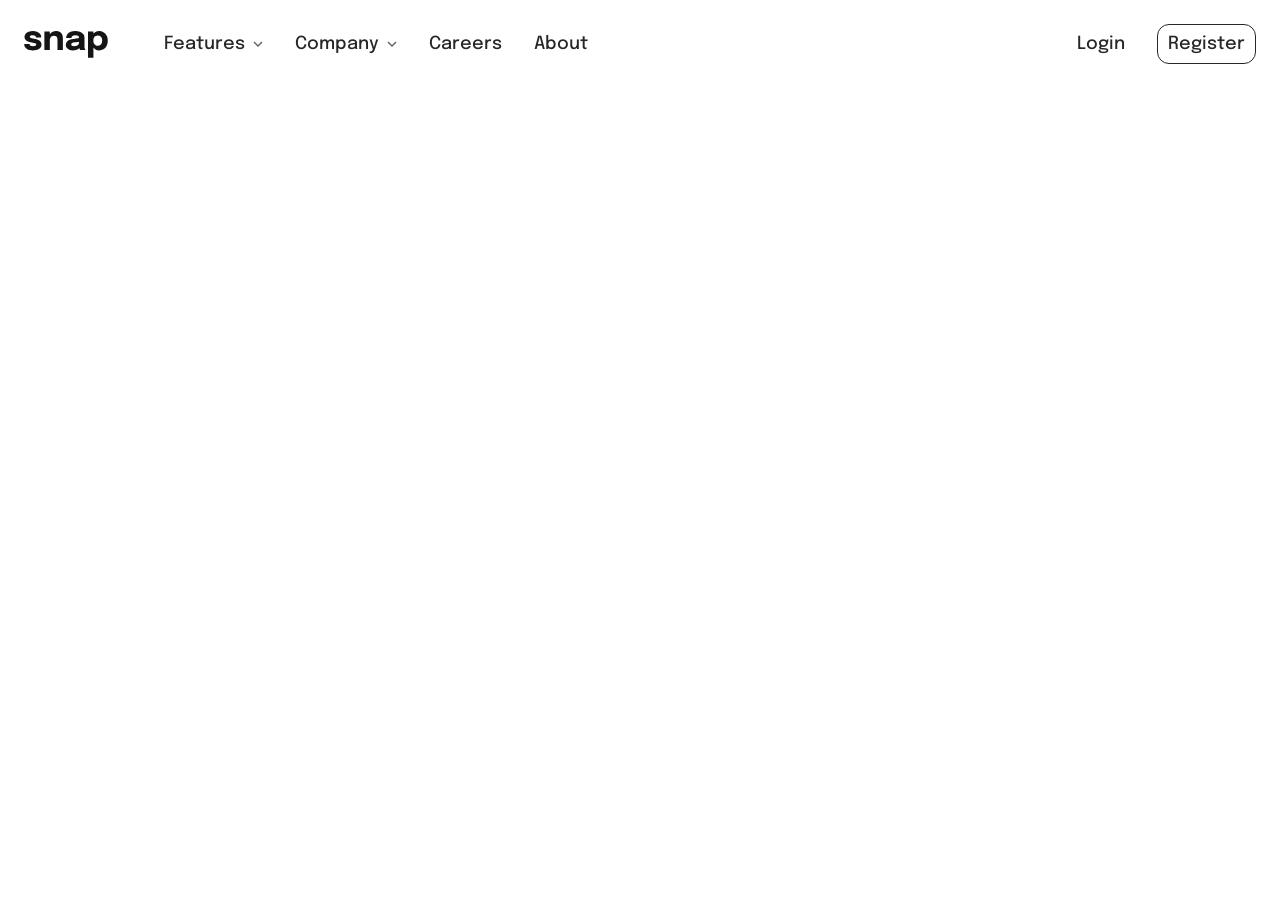
<file: 02-navigation-bar/index.html>
<!DOCTYPE html>
<html lang="en">
<head>
    <meta charset="UTF-8">
    <meta name="viewport" content="width=device-width, initial-scale=1.0">
    <link rel="stylesheet" href="css/styles.css">
    <link rel="preconnect" href="https://fonts.googleapis.com">
    <link rel="preconnect" href="https://fonts.gstatic.com" crossorigin>
    <link href="https://fonts.googleapis.com/css2?family=Epilogue:ital,wght@0,100..900;1,100..900&family=Kumbh+Sans:wght,YOPQ@100..900,300&display=swap" rel="stylesheet">
    <title>Navigation Bar</title>
</head>
<body>
    <nav>
        <div class="logo-and-links">
            <img src="img/logo.svg" alt="logo">
            <ul>
                <li class="dropdown-links">Features<img src="img/icon-arrow-down.svg" alt="dropdown-menu"></li>
                <li class="dropdown-links">Company<img src="img/icon-arrow-down.svg" alt="dropdown-menu"></li>
                <li>Careers</li>
                <li>About</li>
            </ul>
        </div>

        <ul>
            <li>Login</li>
            <li class="register-button">Register</li>
        </ul>

    </nav>
</body>
</html>
</file>
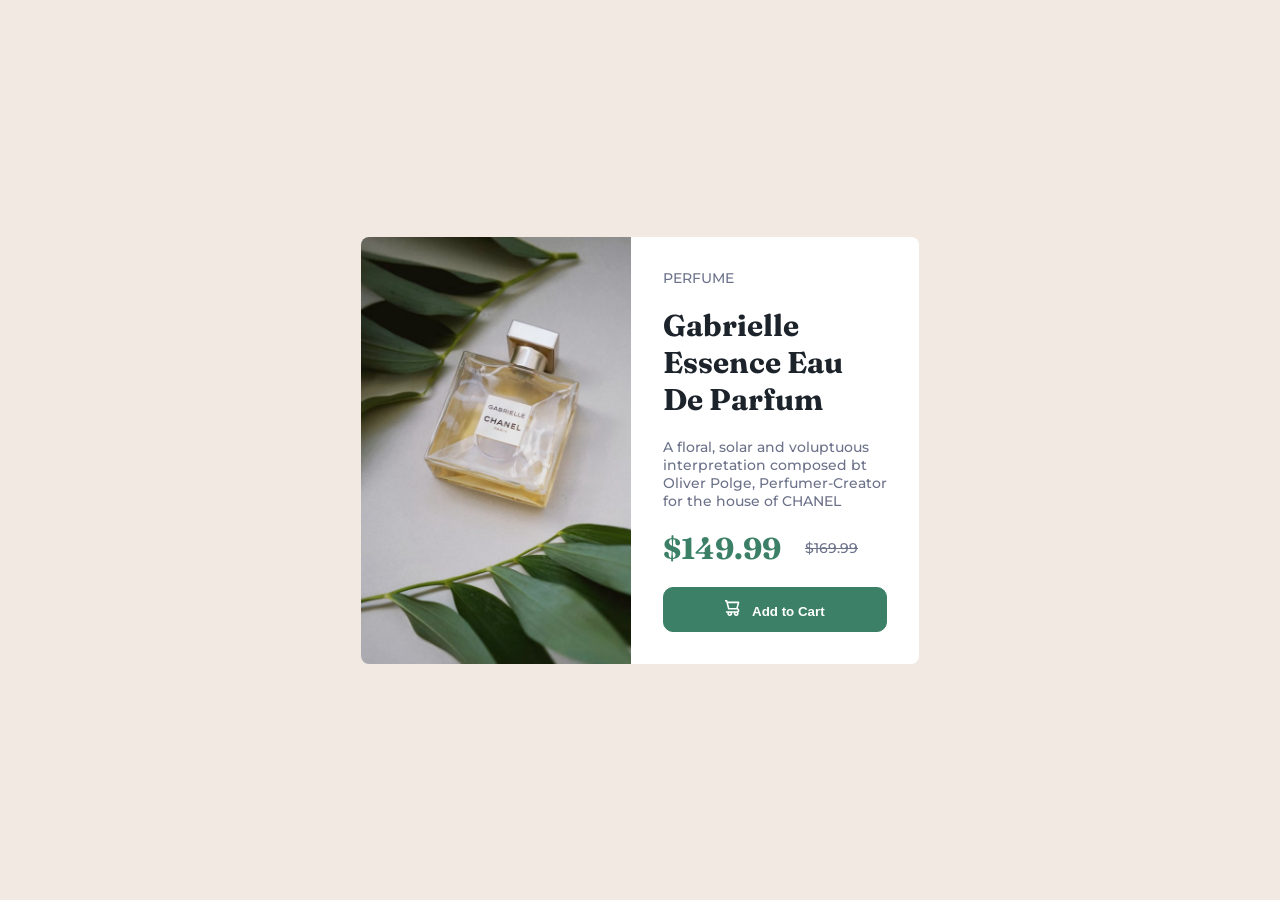
<file: 03-product-card/index.html>
<!DOCTYPE html>
<html lang="en">
<head>
    <meta charset="UTF-8">
    <meta name="viewport" content="width=device-width, initial-scale=1.0">
    <link rel="stylesheet" href="css/styles.css">
    <link rel="preconnect" href="https://fonts.googleapis.com">
    <link rel="preconnect" href="https://fonts.gstatic.com" crossorigin>
    <link href="https://fonts.googleapis.com/css2?family=Epilogue:ital,wght@0,100..900;1,100..900&family=Kumbh+Sans:wght,YOPQ@100..900,300&family=Montserrat:ital,wght@0,100..900;1,100..900&display=swap" rel="stylesheet">
    <link rel="preconnect" href="https://fonts.googleapis.com">
    <link rel="preconnect" href="https://fonts.gstatic.com" crossorigin>
    <link href="https://fonts.googleapis.com/css2?family=Epilogue:ital,wght@0,100..900;1,100..900&family=Fraunces:ital,opsz,wght@0,9..144,100..900;1,9..144,100..900&family=Kumbh+Sans:wght,YOPQ@100..900,300&family=Montserrat:ital,wght@0,100..900;1,100..900&display=swap" rel="stylesheet">
    <title>Product Card</title>
</head>
<body>
    <div class="container">
        <main>
            <article class="product-card">
                <img src="img/image-product-desktop.jpg" alt="perfume-image" id="product">
            
                <div class=product-details>
                    <p>PERFUME</p>
                    <h1>Gabrielle <br>Essence Eau <br>De Parfum</h1>
                    <p>A floral, solar and voluptuous <br>interpretation composed bt <br>Oliver Polge, Perfumer-Creator <br>
                        for the house of CHANEL
                    </p>
                    <div class="price-container">
                        <span class="current-price">$149.99</span>
                        <del class="original-price">$169.99</del>
                    </div>

                    <button>
                        <img src="img/icon-cart.svg" alt="cart-icon">
                        <span class="btn-label">Add to Cart</span>
                    </button>
                </div>
            </article>
        </main>
    </div>
</body>
</html>
</file>
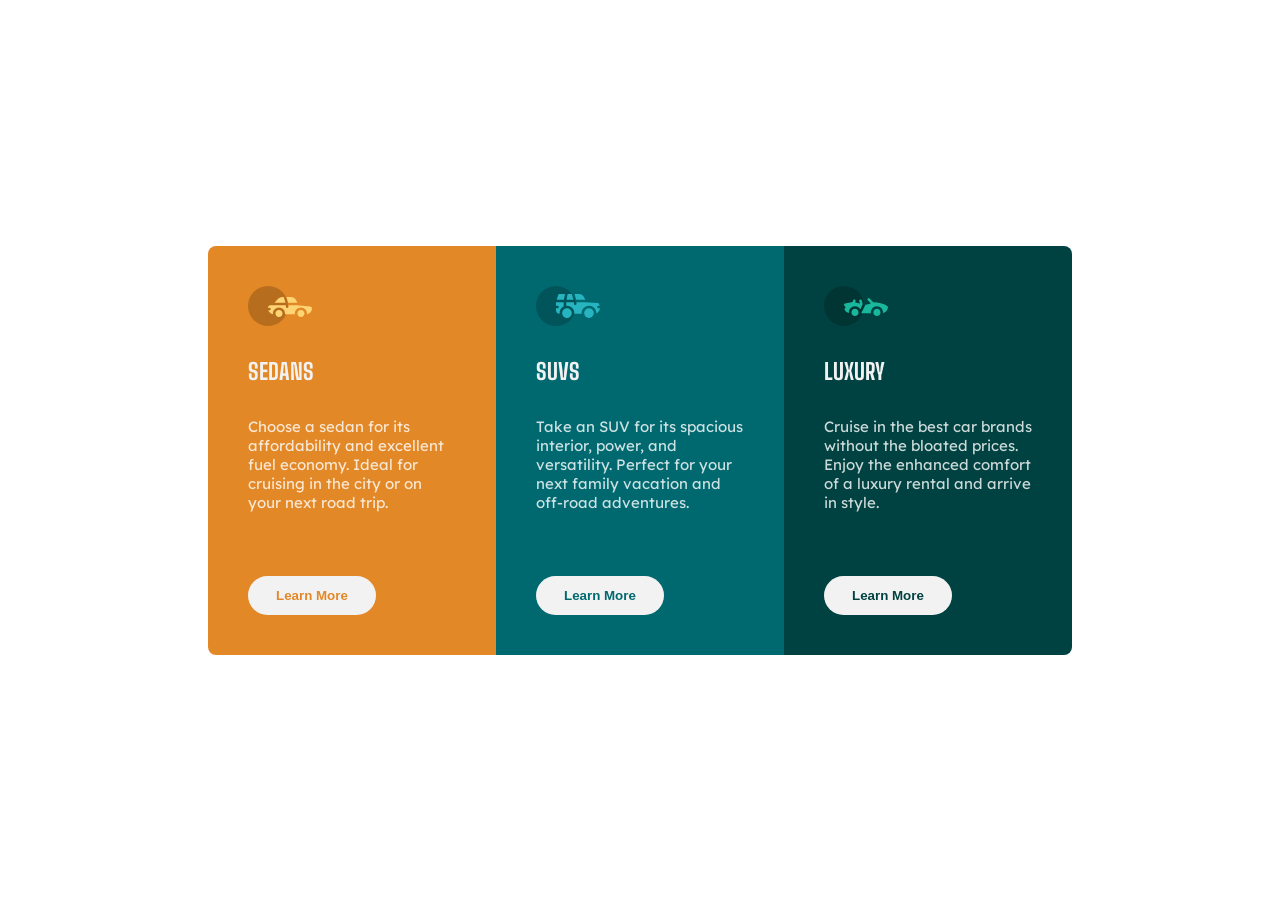
<file: 04-responsive-card-layout/index.html>
<!DOCTYPE html>
<html lang="en">
<head>
    <meta charset="UTF-8">
    <meta name="viewport" content="width=device-width, initial-scale=1.0">
    <link rel="stylesheet" href="css/styles.css">
    <link rel="stylesheet" href="css/responsive.css">
    <link rel="preconnect" href="https://fonts.googleapis.com">
    <link rel="preconnect" href="https://fonts.gstatic.com" crossorigin>
    <link href="https://fonts.googleapis.com/css2?family=Epilogue:ital,wght@0,100..900;1,100..900&family=Fraunces:ital,opsz,wght@0,9..144,100..900;1,9..144,100..900&family=Kumbh+Sans:wght,YOPQ@100..900,300&family=Lexend+Deca:wght@100..900&family=Montserrat:ital,wght@0,100..900;1,100..900&display=swap" rel="stylesheet">
    <link rel="preconnect" href="https://fonts.googleapis.com">
    <link rel="preconnect" href="https://fonts.gstatic.com" crossorigin>
    <link href="https://fonts.googleapis.com/css2?family=Big+Shoulders:opsz,wght@10..72,100..900&family=Epilogue:ital,wght@0,100..900;1,100..900&family=Fraunces:ital,opsz,wght@0,9..144,100..900;1,9..144,100..900&family=Kumbh+Sans:wght,YOPQ@100..900,300&family=Lexend+Deca:wght@100..900&family=Montserrat:ital,wght@0,100..900;1,100..900&display=swap" rel="stylesheet">
    <title>Responsive Card Layout</title>
</head>
<body>
    <div class="container">
        <main class="content-body">
            <div class="product-choice-card">
                <section class="sedans">
                    <div class="description">
                        <img src="img/icon-sedans.svg" alt="sedan-icon">
                        <h1>SEDANS</h1>
                        <p>Choose a sedan for its <br>affordability and excellent <br>fuel economy. Ideal for
                            <br>cruising in the city or on <br>your next road trip.
                        </p>
                    </div>
                    <button>Learn More</button>
                </section>

                <section class="suvs">
                    <div class="description">
                        <img src="img/icon-suvs.svg" alt="suv-icon">
                        <h1>SUVS</h1>
                        <p>Take an SUV for its spacious <br>interior, power, and <br>versatility. Perfect for your
                            <br>next family vacation and <br>off-road adventures.
                        </p>
                    </div>
                    <button>Learn More</button>
                </section>
                
                <section class="luxury">
                    <div class="description">
                        <img src="img/icon-luxury.svg" alt="luxury-car-icon">
                        <h1>LUXURY</h1>
                        <p>Cruise in the best car brands <br>without the bloated prices. <br>Enjoy the enhanced
                            comfort <br>of a luxury rental and arrive <br>in style.
                        </p>
                    </div>
                    <button>Learn More</button>
                </section>
            </div>
        </main>
    </div>
</body>
</html>
</file>
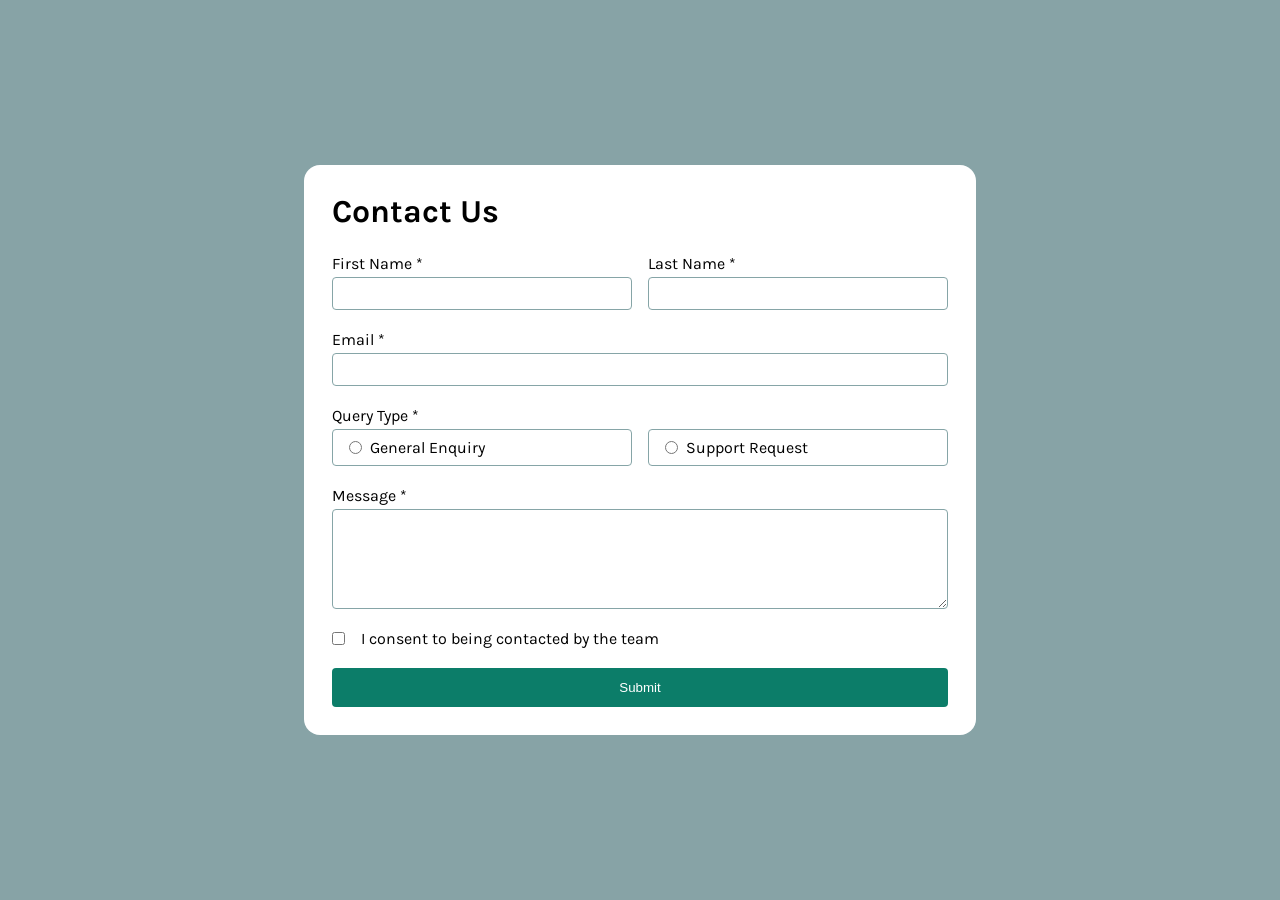
<file: 05-contact-form/index.html>
<!DOCTYPE html>
<html lang="en">
<head>
    <meta charset="UTF-8">
    <meta name="viewport" content="width=device-width, initial-scale=1.0">
    <link rel="preconnect" href="https://fonts.googleapis.com">
    <link rel="preconnect" href="https://fonts.gstatic.com" crossorigin>
    <link href="https://fonts.googleapis.com/css2?family=Big+Shoulders:opsz,wght@10..72,100..900&family=Epilogue:ital,wght@0,100..900;1,100..900&family=Fraunces:ital,opsz,wght@0,9..144,100..900;1,9..144,100..900&family=Karla:ital,wght@0,200..800;1,200..800&family=Kumbh+Sans:wght,YOPQ@100..900,300&family=Lexend+Deca:wght@100..900&family=Montserrat:ital,wght@0,100..900;1,100..900&display=swap" rel="stylesheet">
    <link rel="stylesheet" href="css/styles.css">
    <title>Contact Form</title>
</head>
<body>
    <div class="content-wrapper">
        <main>
            <form action="https://httpbin.org" method="post"> <!--- Action is like where is the librarian going to place the book, 'the location', in which category (maths, science) -->
                <h1>Contact Us</h1>
            
                <div class="user-input">
                    <div class="user-name-and-last-name">
                        <div class="name">
                            <label for="user-name">First Name *</label>
                            <input id="user-name" type="text" name="user-name" maxlength="15" minlength="4" required>
                        </div>
            
                        <div class="surname">
                            <label for="user-last-name">Last Name *</label>
                            <input id="user-last-name" type="text" name="user-last-name" maxlength="15" minlength="4" required>
                        </div>
                    </div>
            
            
                    <div class="email">
                        <label for="user-email">Email *</label>
                        <input id="user-email" type="email" name="user-email">
                    </div>
            
                    <fieldset> <!-- It tells the browser (and assistive technologies like screen readers) that everything inside this container belongs to the same topic. -->
                        <legend>Query Type *</legend> <!-- t provides the overarching "umbrella text" or question for the grouped inputs. -->
            
                        <div class="queries">
                            <div class="query-1">
                                <input id="general-enquiry" type="radio" name="query" value="enquiry">
                                <label for="general-enquiry">General Enquiry</label>
                            </div>
                            
                            <div class="query-2">
                                <input id="support-request" type="radio" name="query" value="request">
                                <label for="support-request">Support Request</label>
                            </div>
                        </div>
                    </fieldset>
                    <div class="message">
                        <label for="message">Message *</label>
                        <textarea id="message" name="user-message" rows="5" cols="30" required></textarea>
                    </div>
            
                    <div class="user-agrees">
                        <input id="agree-terms" type="checkbox" name="agree" required>
                        <label for="agree-terms">I consent to being contacted by the team</label>
                    </div>
            
                    <button type="submit">Submit</button>
                </div>
            </form>
        </main>
    </div>
</body>
</html>
</file>
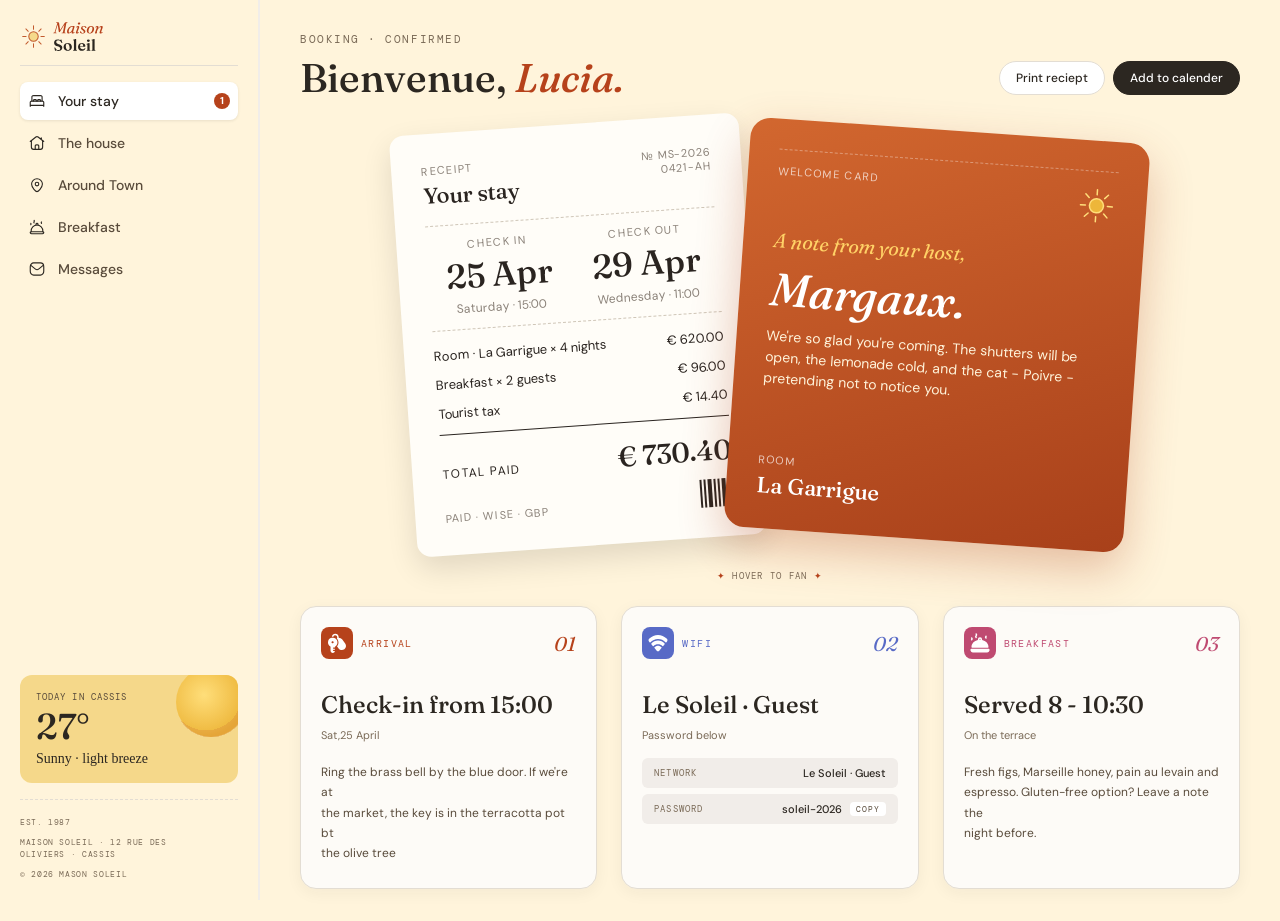
<file: 06-homepage/index.html>
<!DOCTYPE html>
<html lang="en">
<head>
    <meta charset="UTF-8">
    <meta name="viewport" content="width=device-width, initial-scale=1.0">
    <link rel="stylesheet" href="css/styles.css">
    <link rel="preconnect" href="https://fonts.googleapis.com">
    <link rel="preconnect" href="https://fonts.gstatic.com" crossorigin>
    <link href="https://fonts.googleapis.com/css2?family=Big+Shoulders:opsz,wght@10..72,100..900&family=Epilogue:ital,wght@0,100..900;1,100..900&family=Fraunces:ital,opsz,wght@0,9..144,100..900;1,9..144,100..900&family=Karla:ital,wght@0,200..800;1,200..800&family=Kumbh+Sans:wght,YOPQ@100..900,300&family=Lexend+Deca:wght@100..900&family=Montserrat:ital,wght@0,100..900;1,100..900&display=swap" rel="stylesheet">
    <link rel="preconnect" href="https://fonts.googleapis.com">
    <link rel="preconnect" href="https://fonts.gstatic.com" crossorigin>
    <link href="https://fonts.googleapis.com/css2?family=Big+Shoulders:opsz,wght@10..72,100..900&family=DM+Sans:ital,opsz,wght@0,9..40,100..1000;1,9..40,100..1000&family=Epilogue:ital,wght@0,100..900;1,100..900&family=Fraunces:ital,opsz,wght@0,9..144,100..900;1,9..144,100..900&family=Karla:ital,wght@0,200..800;1,200..800&family=Kumbh+Sans:wght,YOPQ@100..900,300&family=Lexend+Deca:wght@100..900&family=Montserrat:ital,wght@0,100..900;1,100..900&display=swap" rel="stylesheet">
    <link rel="preconnect" href="https://fonts.googleapis.com">
    <link rel="preconnect" href="https://fonts.gstatic.com" crossorigin>
    <link href="https://fonts.googleapis.com/css2?family=Big+Shoulders:opsz,wght@10..72,100..900&family=DM+Mono:ital,wght@0,300;0,400;0,500;1,300;1,400;1,500&family=DM+Sans:ital,opsz,wght@0,9..40,100..1000;1,9..40,100..1000&family=Epilogue:ital,wght@0,100..900;1,100..900&family=Fraunces:ital,opsz,wght@0,9..144,100..900;1,9..144,100..900&family=Karla:ital,wght@0,200..800;1,200..800&family=Kumbh+Sans:wght,YOPQ@100..900,300&family=Lexend+Deca:wght@100..900&family=Montserrat:ital,wght@0,100..900;1,100..900&display=swap" rel="stylesheet">
    <title>Homepage</title>
</head>
<body>
    <div class="content-wrapper">
        <main>

            <!-- SIDE NAVIGATION -->
            <aside>
                <section>
                    <img src="img/logo.svg" alt="logo" class="logo">
                    <ul class="nav-links">
                        <li id="link-1"><a href=""><img src="img/icon-bed.svg" alt="bed-icon">Your stay</a><span class="badge">1</span></li>
                        <li><a href=""><img src="img/icon-house.svg" alt="house-icon">The house</a></li>
                        <li><a href=""><img src="img/icon-pin.svg" alt="pin-icon">Around Town</a></li>
                        <li><a href=""><img src="img/icon-breakfast-outline.svg" alt="">Breakfast</a></li>
                        <li><a href=""><img src="img/icon-mail.svg" alt="mail-icon">Messages</a></li>
                    </ul>
                </section>
        
                <section class="side-footer-card">
                    <div class="weather-card">
                        <div class="weather-card__text">
                            <p>TODAY IN CASSIS</p>
                            <p>27&#x00B0;</p>
                            <p>Sunny &#183; light breeze</p>
                        </div>
                        <img src="img/icon-weather.svg" alt="sun-icon" class="weather-card__sun">
                    </div>
                    <div class="footer-legal">
                        <p>EST. 1987</p>
                        <p>MAISON SOLEIL &#183; 12 RUE DES <br>OLIVIERS &#183; CASSIS</p>
                        <P>&#xA9; 2026 MASON SOLEIL</P>
                    </div>
                </section>
            </aside>
            
            <!-- HEADER SECTION -->
            <section class="hero-section">
                <header>
                    <p>BOOKING  &#183;  CONFIRMED</p>
                    <div>
                        <h1>Bienvenue, <em>Lucia.</em></h1>
                        <ul>
                            <li id="print-btn">Print reciept</li>
                            <li id="calender-btn">Add to calender</li>
                        </ul>
                    </div>
                </header>

                <!-- HERO CARDS -->
                <div class="hero-cards">
                    <article class="receipt">
                        <header class="receipt__header">
                            <div class="receipt__heading">
                                <span class="receipt__label">Receipt</span>
                                <h2 class="receipt__title">Your stay</h2>
                            </div>
                            <div class="receipt__ref">
                                <span>№ MS-2026</span>
                                <span>0421-AH</span>
                            </div>
                        </header>
                        <section class="receipt__dates">
                            <div class="receipt__date">
                                <span class="receipt__date-label">Check in</span>
                                <strong class="receipt__date-value">25 Apr</strong>
                                <span class="receipt__date-meta">Saturday · 15:00</span>
                            </div>
                            <div class="receipt__date">
                                <span class="receipt__date-label">Check out</span>
                                <strong class="receipt__date-value">29 Apr</strong>
                                <span class="receipt__date-meta">Wednesday · 11:00</span>
                            </div>
                        </section>
                        <ul class="receipt__items">
                            <li class="receipt__item">
                                <span class="receipt__item-name">Room · La Garrigue × 4 nights</span>
                                <span class="receipt__item-price">€ 620.00</span>
                            </li>
                            <li class="receipt__item">
                                <span class="receipt__item-name">Breakfast × 2 guests</span>
                                <span class="receipt__item-price">€ 96.00</span>
                            </li>
                            <li class="receipt__item">
                                <span class="receipt__item-name">Tourist tax</span>
                                <span class="receipt__item-price">€ 14.40</span>
                            </li>
                        </ul>
                        <div class="receipt__total">
                            <span class="receipt__total-label">Total paid</span>
                            <strong class="receipt__total-amount">€ 730.40</strong>
                        </div>
                        <footer class="receipt__footer">
                            <span class="receipt__payment">Paid · Wise · GBP</span>
                            <div class="receipt__barcode">
                                <span></span><span></span><span></span><span></span>
                                <span></span><span></span><span></span><span></span>
                            </div>
                        </footer>
                    </article>
                    <article class="welcome">
                        <!-- Top row: label + sun icon -->
                        <div class="welcome__top">
                            <span class="welcome__label">Welcome card</span>
                            <img src="img/icon-sun.svg" alt="" class="welcome__sun">
                        </div>
                        <!-- Note from the host -->
                        <div class="welcome__note">
                            <span class="welcome__intro">A note from your host,</span>
                            <h2 class="welcome__name">Margaux.</h2>
                            <p class="welcome__text">
                                We're so glad you're coming. The shutters will be open,
                                the lemonade cold, and the cat - Poivre - pretending
                                not to notice you.
                            </p>
                        </div>
                        <!-- Room -->
                        <div class="welcome__room">
                            <span class="welcome__room-label">Room</span>
                            <strong class="welcome__room-name">La Garrigue</strong>
                        </div>
                    </article>
                </div>

                <p class="hero-hint"><span>&#10022;</span> Hover to fan <span>&#10022;</span></p>

                <section class="hero-footer">

                    <!-- 01-arrival -->
                    <article class="info-card info-card--arrival">
                        <div class="info-card__top">
                            <div class="info-card__icon-box"><img src="img/icon-key.svg" alt="key-icon"></div>
                            <span class="info-card__label">ARRIVAL</span>
                             <span class="info-card__number">01</span>
                        </div>
                        <h3 class="info-card__title">Check-in from 15:00</h3>
                        <p class="info-card__subtitle">Sat,25 April</p>
                        <p class="info-card__text">
                            Ring the brass bell by the blue door. If we're at <br>the market,
                            the key is in the terracotta pot bt <br>the olive tree
                        </p>
                    </article>

                    <!-- 02-wifi -->
                    <article class="info-card info-card--wifi">
                        <div class="info-card__top">
                            <div class="info-card__icon-box"><img src="img/icon-wifi.svg" alt="wifi-icon"></div>
                            <span class="info-card__label">Wifi</span>
                            <span class="info-card__number">02</span>
                        </div>
                        <h3 class="info-card__title">Le Soleil &middot; Guest</h3>
                        <p class="info-card__subtitle">Password below</p>
                        <ul class="info-card__details">
                            <li class="info-card__detail">
                                <span class="info-card__detail-label">
                                    NETWORK
                                </span>
                                <span class="info-card__detail-value">
                                    Le Soleil &middot; Guest
                                </span>
                            </li>
                            <li class="info-card__detail">
                                <span class="info-card__detail-label">
                                    PASSWORD
                                </span>
                                <div class="info-card__detail-group">
                                    <span class="info-card__detail-value"">
                                        soleil-2026
                                    </span>
                                    <button class="info-card__copy" type="button">Copy</button>
                                </div>
                            </li>
                        </ul>
                    </article>

                    <!-- 03-breakfast -->
                    <article class="info-card info-card--breakfast">
                        <div class="info-card__top">
                            <div class="info-card__icon-box"><img src="img/icon-breakfast.svg" alt="breakfast-icon"></div>
                            <span class="info-card__label">Breakfast</span>
                            <span class="info-card__number">03</span>
                        </div>

                        <h3 class="info-card__title">Served 8 - 10:30</h3>
                        <p class="info-card__subtitle">On the terrace</p>
                        <p class="info-card__text">
                            Fresh figs, Marseille honey, pain au levain and <br>espresso.
                            Gluten-free option? Leave a note the <br>night before.
                        </p>
                    </article>
                </section>
            </section>
        </main>
    </div>

</body>
</html>
</file>
<file: 02-navigation-bar/css/styles.css>
/* Change root element font size, as 16px is not easy to work with and 10px is easy to work with */
/* So the mathematics behind this 62.5% * 16px = 10px, so 1rem = 10px now*/
/* So if we wanted 24px on an element we want it to be responsive that will be 24px/10px = 2.4rem */
/* Working with a base of 10px for rem units makes it simpler when thinking about sizing elements */
html {
  font-size: 62.5%;
}

/* Reset box-sizing globally for predictable sizing (Total width or height of an element as a whole) */
*, *::before, *::after {
  box-sizing: border-box;
}

/* Remove default margins and padding from everything */
* {
  margin: 0;
  padding: 0;
}

/* Remove the default underline on anchor tags */
a {
  text-decoration: none;
  display: inline-block;
}

/* Add font family style and background color for the page */
body {
  font-family: 'Epilogue', sans-serif;
  font-weight: 500;
  color: #272727;

}

/* Remove list markers globally (Optional) */
ol, ul {
  list-style: none;
  display: flex;
  align-items: center;
}

ul {
  font-size: 1.8rem;
  gap: 3.2rem;
}

.dropdown-links {
  display: flex;
  align-items: center;
  gap: 0.8rem;
}

nav {
  display: flex;
  justify-content: space-between;
  padding: 2.4rem;
  align-items: center;
}

div {
  display: flex;
  gap: 5.6rem;
}

.register-button {
  border: 0.1rem solid #272727;
  border-radius: 1.2rem;
  padding: 1rem;
}

/* .container {
  width: 90%;          Takes up 90% of the screen width on mobile
  max-width: 1200px;
  margin: 0 auto;
} */
</file>
<file: 03-product-card/css/styles.css>
/* Change root element font size, as 16px is not easy to work with and 10px is easy to work with */
/* So the mathematics behind this 62.5% * 16px = 10px, so 1rem = 10px now*/
/* So if we wanted 24px on an element we want it to be responsive that will be 24px/10px = 2.4rem */
/* Working with a base of 10px for rem units makes it simpler when thinking about sizing elements */
html {
  font-size: 62.5%;
}

/* Reset box-sizing globally for predictable sizing (Total width or height of an element as a whole) */
*, *::before, *::after {
  box-sizing: border-box;
}

/* Remove default margins and padding from everything */
* {
  margin: 0;
  padding: 0;
}

/* Remove the default underline on anchor tags */
a {
  text-decoration: none;
  display: inline-block;
}

/* Add font family style and background color for the page */
body {
  font-family: 'Montserrat', sans-serif;
  font-weight: 500;
  background-color: #F2EAE2;
}


/* Remove list markers globally (Optional) */
ol, ul {
  list-style: none;
  display: flex;
  align-items: center;
}

.product-card {
    display: flex;
    background-color: #fff;
    width: fit-content;
    border-radius: 8px;
    overflow: hidden;
}

h1, .current-price {
    font-weight: 700;
    font-family: 'Fraunces', serif;
}

p, .original-price {
    font-size: 1.4rem;
    color: #6c728a;
}

.current-price {
    font-size: 3rem;
}

h1 {
    color: #1c232b;
    font-size: 3rem;
}

.current-price {
    color: #3c8067;
}

.btn-label {
    color: #fff;
    font-weight: 700;
    margin-left: 0.8rem;
}

button {
    background-color: #3c8067;
    padding: 1.2rem 1.6rem;
    border: 1px solid #3c8067;
    border-radius: 10px;
}

#product {
    width: 100%;
    max-width: 27rem;
    object-fit: cover; /* Keeps proportions and fills the container */
    object-position: center; /* Centers the crop */
}

.product-details {
    display: flex;
    flex-direction: column;
    gap: 2rem;
    padding: 3.2rem;
}

.price-container {
  display: flex;
  align-items: center;
  gap: 2.4rem;
}

main {
  display: flex;
  justify-content: center;
  align-items: center;
  min-height: 100vh; 
  width: 100%;
}

.container {
  width: 90%;          /* Takes up 90% of the screen width on mobile*/
  max-width: 1200px;
  margin: 0 auto;
}
</file>
<file: 04-responsive-card-layout/css/styles.css>
/* Change root element font size, as 16px is not easy to work with and 10px is easy to work with */
/* So the mathematics behind this 62.5% * 16px = 10px, so 1rem = 10px now*/
/* So if we wanted 24px on an element we want it to be responsive that will be 24px/10px = 2.4rem */
/* Working with a base of 10px for rem units makes it simpler when thinking about sizing elements */
html {
  font-size: 62.5%;
}

/* Reset box-sizing globally for predictable sizing (Total width or height of an element as a whole) */
*, *::before, *::after {
  box-sizing: border-box;
}

/* Remove default margins and padding from everything */
* {
  margin: 0;
  padding: 0;
}

/* Remove the default underline on anchor tags */
a {
  text-decoration: none;
  display: inline-block;
}

/* Add font family style and background color for the page */
body {
  font-family: 'Lexend Deca', sans-serif;
  font-weight: 400;
  font-size: 1.5rem;
}

/* Remove list markers globally (Optional) */
ol, ul {
  list-style: none;
}

.container {
  width: 90%;          /* Takes up 90% of the screen width on mobile */
  max-width: 1200px;
  margin: 0 auto;
}

h1 {
    font-family: 'Big Shoulders', sans-serif;
    font-weight: 700;
    color: #f2f2f2;
}

button {
    background-color: #f2f2f2;
    padding: 1.2rem 2.8rem;
    border-radius: 17.1rem;
    border: none;
    font-weight: 700;
}

.sedans > button {
  color: #E38826;
}

.suvs > button {
  color: #006970;
}

.luxury > button {
  color: #004241;
}

p {
    color: #FFFC;
}

.sedans {
    background-color: #E38826;
}

.suvs {
    background-color: #006970;
}

.luxury {
    background-color: #004241;
}

section {
    display: flex;
    flex-direction: column;
    align-items: start;
    padding: 4rem;
    gap: 6.4rem;

}

.description {
  display: flex;
  flex-direction: column;
  align-items: start;
  gap: 3.2rem;
}

.product-choice-card {
  border-radius: 8px;
  overflow: hidden;
  width: fit-content;
  display: grid;
  grid-template-columns: 1fr 1fr 1fr;
  align-items: center;
}

main {
  display: flex;
  justify-content: center;
  align-items: center;
  min-height: 100vh;
  width: 100%;
}

img {
  width: 100%;
  max-width: 64px;
}
</file>
<file: 04-responsive-card-layout/css/responsive.css>
/* Small Desktop */
@media (max-width: 75rem) {
    html {
        font-size: 56.25%;
    }

    .product-choice-card {
        border-radius: 8px;
        overflow: hidden;
        width: fit-content;
        display: grid;
        grid-template-columns: 1fr 1fr 1fr;
        align-items: center;
    }

}

/* Tablet */
@media (max-width: 56.25rem) {
    html {
        font-size: 50%;
    }

        .product-choice-card {
        border-radius: 8px;
        overflow: hidden;
        width: fit-content;
        display: grid;
        grid-template-columns: 1fr;
        grid-template-rows: 1fr 1fr 1fr;
        align-items: center;
    }


}


/* Small Phones */
@media (max-width: 37.5rem) {
    html {
        font-size: 43.75%;
    }

    .product-choice-card {
        border-radius: 8px;
        overflow: hidden;
        width: fit-content;
        display: grid;
        grid-template-columns: 1fr; /*Reset Columns to 1fr: On mobile views, explicitly set grid-template-columns: 1fr*/
        grid-template-rows: 1fr 1fr 1fr;
        align-items: center;
    }
}
</file>
<file: 05-contact-form/css/styles.css>
/* Change root element font size, as 16px is not easy to work with and 10px is easy to work with */
/* So the mathematics behind this 62.5% * 16px = 10px, so 1rem = 10px now*/
/* So if we wanted 24px on an element we want it to be responsive that will be 24px/10px = 2.4rem */
/* Working with a base of 10px for rem units makes it simpler when thinking about sizing elements */
html {
  font-size: 62.5%;
}

/* Reset box-sizing globally for predictable sizing (Total width or height of an element as a whole) */
*, *::before, *::after {
  box-sizing: border-box;
}

/* Remove default margins and padding from everything */
* {
  margin: 0;
  padding: 0;
}

/* Remove the default underline on anchor tags */
a {
  text-decoration: none;
  display: inline-block;
}

/* Add font family style and background color for the page */
body {
  font-family: 'Karla', sans-serif;
  font-weight: 400;
  background-color: #87A3A6;

  display: flex;
  justify-content: center; /* Centers horizontally */
  align-items: center;     /* Centers vertically */
  min-height: 100vh;       /* Makes the body exactly as tall as the screen view */
}

/* Remove list markers globally (Optional) */
ol, ul {
  list-style: none;
}

fieldset {
  border: none;
  margin: 0;
  padding: 0;
  min-width: 0;
}

.content-wrapper {
  width: 90%;          /* Takes up 90% of the screen width on mobile */
  max-width: 1200px;
  margin: 0 auto;
}

h1 {
    font-weight: 700;
}

.user-name-and-last-name {
    display: flex;
    gap: 1.6rem;
}

.name, .surname {
    display: flex;
    flex-direction: column;
}

#user-name, #user-last-name {
    margin-top: 0.4rem;
    width: 30rem;
    padding: 0.8rem 1.6rem;
    border: 1px solid #86A5A7;
    border-radius: 4px;
    outline: none; /* Removes the default browser focus outline */
}

.email {
    display: flex;
    flex-direction: column;
    gap: 0.4rem;
}

#user-email {
  padding: 0.8rem 1.6rem;
  width: 61.6rem;
  border: 1px solid #86A5A7;
  border-radius: 4px;
  outline: none; /* Removes the default browser focus outline */
  
}

legend {
  margin-bottom: 0.4rem;
}

.queries {
  display: flex;
  gap: 1.6rem;
}

.query-1, .query-2 {
  display: flex;
  border: 1px solid #86A5A7;
  border-radius: 4px;
  padding: 0.8rem 1.6rem;
  gap: 0.8rem;
  width: 30rem;

}

.message {
  display: flex;
  flex-direction: column;
}

#message {
  margin-top: 0.4rem;
}

textarea {
  min-height: 10rem;
  max-height: 20rem;     /* at least 120px tall */
  padding: 0.8rem 1.6rem;
  resize: vertical;      /* user can drag taller, but never wider */
  border-radius: 4px;
  border: 1px solid #86A5A7;
  outline: none; /* Removes the default browser focus outline */
}

.user-agrees {
  display: flex;
  gap: 1.6rem;
}

.user-input {
  display: flex;
  flex-direction: column;
  gap: 2.0rem;
}

button {
  padding: 1.2rem 0rem;
  border-radius: 4px;
  border: none;
  color: #fff;
  background-color: #0C7D69;
  /* background-color: #DFF1E7; */
}

form {
    background-color: #fff;
    padding: 2.8rem;
    display: grid;
    font-size: 1.6rem;
    grid-template-columns: 1fr;
    gap: 2.4rem;
    justify-items: start;
    width: fit-content;
    max-width: 100%;        /* safety: never overflow the screen */
    border-radius: 16px;
    justify-content: center;
}

main {
  display: flex;
  align-items: center;
  justify-content: center;
  width: 100%; /* Ensures the main section spans the full width of the wrapper */
}

button:hover, button:active {
  background-color: #075345;
}

#user-name:focus,
#user-last-name:focus,
#user-email:focus,
textarea:focus {
  border: 2px solid #075345;
}

/* Change the card container's background color when its internal radio button is selected */
.query-1:has(#general-enquiry:checked), 
.query-2:has(#support-request:checked) {
  background-color: #DFF1E7; /* Light green tint matching your theme */
  border: 1px solid #0C7D69;   /* Optional: changes border color to match */
}
</file>
<file: 06-homepage/css/styles.css>
/* Change root element font size, as 16px is not easy to work with and 10px is easy to work with */
/* So the mathematics behind this 62.5% * 16px = 10px, so 1rem = 10px now*/
/* So if we wanted 24px on an element we want it to be responsive that will be 24px/10px = 2.4rem */
/* Working with a base of 10px for rem units makes it simpler when thinking about sizing elements */
html {
  font-size: 62.5%;
}

/* Reset box-sizing globally for predictable sizing (Total width or height of an element as a whole) */
*, *::before, *::after {
  box-sizing: border-box;
}

/* Remove default margins and padding from everything */
* {
  margin: 0;
  padding: 0;
}

/* Remove the default underline on anchor tags */
a {
  text-decoration: none;
  display: inline-block;
}

/* Add font family style and background color for the page */
body {
  /* font-family: 'Fraunces', sans-serif; */
  font-weight: 400;
  font-size: 1.4rem;
  background-color: var(--sun-50)
}

/* Remove list markers globally (Optional) */
ol, ul {
  list-style: none;
}

/* --- ASIDE --- */
aside {
    display: flex;
    flex-direction: column;
    height: 100vh; /* Takes up the full viewport height */
    min-width: 26rem; /* gives the sidebar its width; remove it to size from content only */
    justify-content: space-between;
    padding: 2rem;
    width:fit-content;
    position: sticky;
    top: 0;
    border-right: 2px solid var(--neutral-200);
    align-self: start; /* stops the grid from stretching it */
}

/* ##top */
.logo {
  max-width: 8.5rem;
  width: 100%;
  margin-bottom: 0.8rem;
}

.nav-links {
  display: flex;
  flex-direction: column;
  justify-content: space-evenly;
  gap: 0.4rem;
  /* border-top: 2px solid var(--neutral-200); */
  padding-top: 1.6rem;
  border-top: 0.1rem solid var(--neutral-400);
  /* width: 100%; */
}

/* ##nav item */
.nav-links li {
  display: flex;
  justify-content: space-between;
  align-items: center;
  padding: 0.4rem 0.8rem;
  border-radius: 0.8rem;
}

.nav-links li:hover {
  background-color: var(--neutral-200);
}

/* ##Nav link (icon + text) */
.nav-links a {
  display: flex;
  flex: 1; /* link fills the row so the badge is pushed to the far right */
  align-items: center;
  justify-content: flex-start;
  gap: 1.2rem;
  padding: 0.6rem 0;
  font-family: "DM Sans", sans-serif;
  font-size: 1.4rem;
  font-weight: 500;
  color: var(--neutral-700);
}

.nav-links a img {
  width: 1.8rem;
  height: 1.8rem;
}

/* ##Active item (Your stay) */
#link-1,
#link-1:hover {
  background-color: var(--neutral-0);
  box-shadow: 0 0.1rem 0.3rem #2c27211a;
}

#link-1 a {
  color: var(--neutral-900);
}

/* ##Badge */
.badge {
  display: flex;
  justify-content: center;
  align-items: center;
  width: 1.6rem;
  height: 1.6rem;
  background-color: var(--terracotta-600);
  border-radius: 50%;
  font-family: "DM Sans", sans-serif;
  font-size: 1rem;
  font-weight: 700;
  line-height: 1;
  color: var(--neutral-0);
}

/* --- Footer area (container) --- */
.side-footer-card {
  display: flex;
  flex-direction: column;
  gap: 1.6rem;
}

.weather-card p:nth-child(1) {
  font-family: "DM Mono", monospace;
  font-size: 0.9rem;
  letter-spacing: 0.12em;
  text-transform: uppercase;
  color: var(--neutral-700);
}

.weather-card p:nth-child(2) {
  font-family: "Fraunces", serif;
  font-size: 3.6rem;
  font-weight: 500;
  line-height: 1.1;
}

.weather-card {
  display: flex;
  flex-direction: row;
  justify-content: space-between;
  align-items: flex-start;
  gap: 1.6rem;
  padding: 1.6rem;
  overflow: hidden;
  background-color: var(--sun-300);
  border-radius: 1.2rem;
  color: var(--neutral-900);
}

.weather-card__text {
  display: flex;
  flex-direction: column;
  gap: 0.4rem;
}

.weather-card__sun {
  flex-shrink: 0; /* stops the image being squashed by the text */
  width: 7rem;
  height: 7rem;
  margin: -2.4rem -2.4rem 0 0; /* pulls the sun past the padding so the card edge crops it */
}

.footer-legal {
  display: flex;
  flex-direction: column;
  gap: 0.8rem;
  padding-top: 1.6rem;
  border-top: 0.1rem dashed var(--neutral-400);
}

.footer-legal p {
  font-family: "DM Mono", monospace;
  font-size: 0.8rem;
  line-height: 1.5;
  letter-spacing: 0.08em;
  text-transform: uppercase;
  color: var(--neutral-600);
}

/* --- HERO SECTION --- */
/* ##header */
header {
  display: flex;
  flex-direction: column;
  padding: 3.2rem 4rem 0;
  gap: 1rem;
}

/* ##booking label */
.hero-section > header > p {
  font-family: "DM Mono", monospace;
  font-size: 1.1rem;
  letter-spacing: 0.14em;
  text-transform: uppercase;
  color: var(--neutral-600);
}

/*##title row (heading + buttons)*/
.hero-section > header > div {
  display: flex;
  justify-content: space-between;
  align-items: center;
  gap: 2.4rem;
}

/* ##heading */
.hero-section > header h1 {
  font-family: "Fraunces", serif;
  font-size: 4rem;
  font-weight: 500;
  line-height: 1.1;
  color: var(--neutral-900);
}

.hero-section > header h1 em {
  font-style: italic;
  color: var(--terracotta-600);
}

/* --- Buttons (wrapper) --- */
.hero-section > header ul {
  display: flex;
  align-items: center;
  gap: 0.8rem;
}

/* ##Shared button styles */
#print-btn,
#calender-btn {
  display: flex;
  align-items: center;
  padding: 0.8rem 1.6rem;
  border-radius: 10rem;
  font-family: "DM Sans", sans-serif;
  font-size: 1.2rem;
  font-weight: 500;
  white-space: nowrap;
  cursor: pointer;
}

/* ##light button */
#print-btn {
  background-color: var(--neutral-0);
  border: 0.1rem solid var(--neutral-400);
  color: var(--neutral-900);
}


/* ##Calendar button (dark) */
#calender-btn {
  background-color: var(--neutral-900);
  border: 0.1rem solid var(--neutral-900);
  color: var(--neutral-0);
}

/* --- Receipt card (container) --- */
.receipt {
  display: flex;
  flex-direction: column;
  width: fit-content;
  /* gap: 0.8rem; */
  background: #fffdf8;
  box-shadow: 0 1.2rem 3rem #0000001f;
  font-family: "DM Sans", sans-serif;
  color: #2a2420;
  gap: 1.2rem;
  padding: 3rem;
  border-radius: 1.4rem;
  transform: rotate(-4deg);
}

/* ##header */
.receipt__header {
  display: flex;
  flex-direction: row; /* overrides any global header rule */
  justify-content: space-between;
  align-items: flex-start;
  gap: 2.4rem;
  margin: 0; /* resets anything inherited from a global header rule */
  padding: 0 0 1.6rem; /* cancels the 3.2rem from the global header rule */
  /* padding-bottom: 1.2rem; */
  border-bottom: 0.1rem dashed #cfc6b8;
}

.receipt__heading {
  display: flex;
  flex-direction: column;
  gap: 0.4rem;
}

.receipt__label {
  font-size: 1.1rem;
  letter-spacing: 0.12em;
  text-transform: uppercase;
  color: #8a8178;
}

.receipt__title {
  margin: 0;
  font-family: "Fraunces", serif;
  font-size: 2.2rem;
  font-weight: 500;
}

.receipt__ref {
  display: flex;
  flex-direction: column;
  align-items: flex-end;
  justify-content: space-between;
  font-size: 1.1rem;
  letter-spacing: 0.08em;
  color: #8a8178;
  margin-left: auto; /* pushes this block to the far right */
}

/* ##dates */
.receipt__dates {
  display: flex;
  justify-content: center;
  gap: 4rem;
}

.receipt__date {
  display: flex;
  flex-direction: column;
  align-items: center;
  gap: 0.4rem;
}

.receipt__date-label {
  font-size: 1.1rem;
  letter-spacing: 0.12em;
  text-transform: uppercase;
  color: #8a8178;
}

.receipt__date-value {
  font-family: "Fraunces", serif;
  font-size: 3.4rem;
  font-weight: 500;
}

.receipt__date-meta {
  font-size: 1.2rem;
  color: #8a8178;
}

/* ##line items */
.receipt__items {
  display: flex;
  flex-direction: column;
  margin: 0;
  list-style: none;
  border-top: 0.1rem dashed #cfc6b8;
  padding-top: 1.6rem;
  gap: 1.2rem;
}

.receipt__item {
  display: flex;
  justify-content: space-between;
  font-size: 1.3rem;
  gap: 6rem;
}

.receipt__item-price {
  white-space: nowrap;
}

/* ========== Total ========== */
.receipt__total {
  display: flex;
  justify-content: space-between;
  align-items: baseline;
  gap: 2.4rem;
  padding-top: 1.6rem;
  border-top: 0.1rem solid #2a2420;
}

.receipt__total-label {
  font-size: 1.2rem;
  letter-spacing: 0.12em;
  text-transform: uppercase;
}

.receipt__total-amount {
  font-family: "Fraunces", serif;
  font-size: 2.8rem;
  font-weight: 500;
}

/* ========== Footer ========== */
.receipt__footer {
  display: flex;
  justify-content: space-between;
  align-items: flex-end;
  gap: 2.4rem;
}

.receipt__payment {
  font-size: 1.1rem;
  letter-spacing: 0.1em;
  text-transform: uppercase;
  color: #8a8178;
}

/* ##barcode */
.receipt__barcode {
  display: flex;
  align-items: stretch;
  gap: 0.2rem;
  height: 2.8rem;
}

.receipt__barcode span {
  display: flex;
  width: 0.2rem;
  background: #2a2420;
}

.receipt__barcode span:nth-child(3n) {
  width: 0.4rem;
}

/* --- Hero cards (wrapper) --- */
.hero-cards {
  display: flex;
  flex-direction: row;
  flex: 1;
  align-items: center;
  justify-content: center;
  padding: 2.4rem 4rem;
}

/* --- Welcome card (container) --- */
.welcome {
  display: flex;
  flex-direction: column;
  gap: 2.4rem;
  min-height: 41rem;
  margin-left: -1.6rem;
  padding: 3rem;
  background: linear-gradient(160deg, #d2672f, #a8401a);
  border-radius: 2rem;
  box-shadow: 0 1.8rem 4.5rem #a8401a4d;
  font-family: "DM Sans", sans-serif;
  color: #ffffff;
  width: fit-content;
  transform: rotate(4deg);
}

/* ##top row */
.welcome__top {
  display: flex;
  justify-content: space-between;
  align-items: flex-start;
  gap: 2.4rem;
  padding-top: 1.4rem;
  border-top: 0.1rem dashed #ffffff59;
}

.welcome__label {
  font-size: 1.1rem;
  letter-spacing: 0.12em;
  text-transform: uppercase;
  color: #ffffffb3;
}

.welcome__sun {
  width: 4rem; 
  height: 4rem; 
}

/* note */
.welcome__note {
  display: flex;
  flex-direction: column;
  gap: 0.8rem;
}

.welcome__intro {
  font-family: "Fraunces", serif;
  font-size: 2rem;
  font-style: italic;
  color: #ffd166;
}

.welcome__name {
  font-family: "Fraunces", serif;
  font-size: 4.6rem;
  font-style: italic;
  font-weight: 500;
}

.welcome__text {
  max-width: 34rem; /* this is what sets the card width */
  font-size: 1.4rem;
  line-height: 1.5;
  color: #fff4db;
}

/* ##Room */
.welcome__room {
  display: flex;
  flex-direction: column;
  gap: 0.4rem;
  margin-top: auto;
}

.welcome__room-label {
  font-size: 1.1rem;
  letter-spacing: 0.12em;
  text-transform: uppercase;
  color: #ffffffb3;
}

.welcome__room-name {
  font-family: "Fraunces", serif;
  font-size: 2.2rem;
  font-weight: 500;
}

/* --- Hero section (container) --- */
.hero-section {
  display: flex;
  flex-direction: column;
  min-height: 100vh;
}

/* --- HOVER TO FAN" caption (new) ---- */
.hero-hint {
  margin-bottom: 2.4rem;
  text-align: center;
  font-family: "DM Mono", monospace;
  font-size: 0.9rem;
  letter-spacing: 0.14em;
  text-transform: uppercase;
  color: var(--neutral-600);
}

.hero-hint span {
  color: var(--terracotta-600);
}

/* Hero Footer Wrapper */
.hero-footer {
  display: grid;
  grid-template-columns: repeat(3, 1fr);
  gap: 2.4rem;
  padding: 0 4rem 3.2rem;
}

/* ##Info card (container) */
.info-card {
  --accent: var(--terracotta-600); /* default, overridden per card below */
  display: flex;
  flex-direction: column;
  gap: 0.8rem;
  padding: 2rem 2rem 2.4rem;
  background-color: var(--neutral-50);
  border: 0.1rem solid var(--neutral-400);
  border-radius: 1.6rem;
  box-shadow: 0 0.4rem 1.6rem #2c27210d;
  font-family: "DM Sans", sans-serif;
  color: var(--neutral-900);
}

/* ##accent colour per card */
.info-card--arrival   { --accent: var(--terracotta-600); }
.info-card--wifi      { --accent: var(--blue-500); }
.info-card--breakfast { --accent: var(--rose-500); }

/* ##top row (icon + label + number) */
.info-card__top {
  display: flex;
  align-items: center;
  gap: 0.8rem;
  margin-bottom: 2.4rem; /* more space above the title */
}

.info-card__icon-box {
  display: flex;
  justify-content: center;
  align-items: center;
  width: 3.2rem;
  height: 3.2rem;
  background-color: var(--accent);
  border-radius: 0.8rem;
}

.info-card__icon {
  width: 1.8rem;
  height: 1.8rem;
}

.info-card__label {
  font-family: "DM Mono", monospace;
  font-size: 1rem;
  letter-spacing: 0.14em;
  text-transform: uppercase;
  color: var(--accent);
}

.info-card__number {
  margin-left: auto; /* pushes the number to the far right */
  font-family: "Fraunces", serif;
  font-size: 2rem;
  font-style: italic;
  color: var(--accent);
}

/* ##text */
.info-card__title {
  font-family: "Fraunces", serif;
  font-size: 2.4rem;
  font-weight: 500;
  line-height: 1.2;
}

.info-card__subtitle {
  font-size: 1.1rem;
  color: var(--neutral-600);
}

.info-card__text {
  margin-top: 1.2rem;
  font-size: 1.2rem;
  line-height: 1.7;
  color: var(--neutral-700);
}

/* ##wifi details list */
.info-card__details {
  display: flex;
  flex-direction: column;
  gap: 0.6rem;
  margin-top: 0.8rem;
}

.info-card__detail {
  display: flex;
  justify-content: space-between;
  align-items: center;
  gap: 1.2rem;
  padding: 0.8rem 1.2rem;
  background-color: var(--neutral-200);
  border-radius: 0.6rem;
}

.info-card__detail-label {
  font-family: "DM Mono", monospace;
  font-size: 0.9rem;
  letter-spacing: 0.12em;
  text-transform: uppercase;
  color: var(--neutral-600);
}

.info-card__detail-group {
  display: flex;
  align-items: center;
  gap: 0.8rem;
}

.info-card__detail-value {
  font-size: 1.1rem;
  font-weight: 500;
  color: var(--neutral-900);
}

.info-card__copy {
  padding: 0.2rem 0.6rem;
  background-color: var(--neutral-0);
  border: none;
  border-radius: 0.4rem;
  font-family: "DM Mono", monospace;
  font-size: 0.8rem;
  letter-spacing: 0.1em;
  text-transform: uppercase;
  color: var(--neutral-700);
  cursor: pointer;
}

.info-card__copy:hover {
  background-color: var(--accent);
  color: var(--neutral-0);
}

/* .content-wrapper {
  width: 100%;
} */

/* --- MAIN --- */
main {
  display: grid;
  grid-template-columns: auto 1fr;
}

:root {
  /* --- COLORS --- */
  /* ### neutral */
  --neutral-0: #ffffff;      /* Pure White */
  --neutral-50: #fdfbf7;     /* Alabaster */
  --neutral-100: #fbf6ef;    /* Cream */
  --neutral-200: #f1ede9;    /* Oatmeal */
  --neutral-400: #e3ddd3;    /* Sand */
  --neutral-600: #7a6a57;    /* Taupe */
  --neutral-700: #594b3b;    /* Earth */
  --neutral-800: #3e3428;    /* Espresso */
  --neutral-900: #2c2721;    /* Charcoal */

  /* ##sun */
  --sun-50: #fff4db;         /* Dawn */
  --sun-200: #ffde7a;        /* Amber */
  --sun-300: #f5d88a;        /* Butter */
  --sun-500: #edb73b;        /* Sol */

  /* ##terracotta */
  --terracotta-400: #e0793e; /* Clay */
  --terracotta-500: #c25a2e; /* Rust */
  --terracotta-600: #b6421b; /* Brick */
  --terracotta-700: #9f3e1d; /* Crimson */

  /* ##blue */
  --blue-500: #586ac6;       /* Cobalt */

  /* ##rose */
  --rose-500: #bf4a71;       /* Blush */
}
</file>
